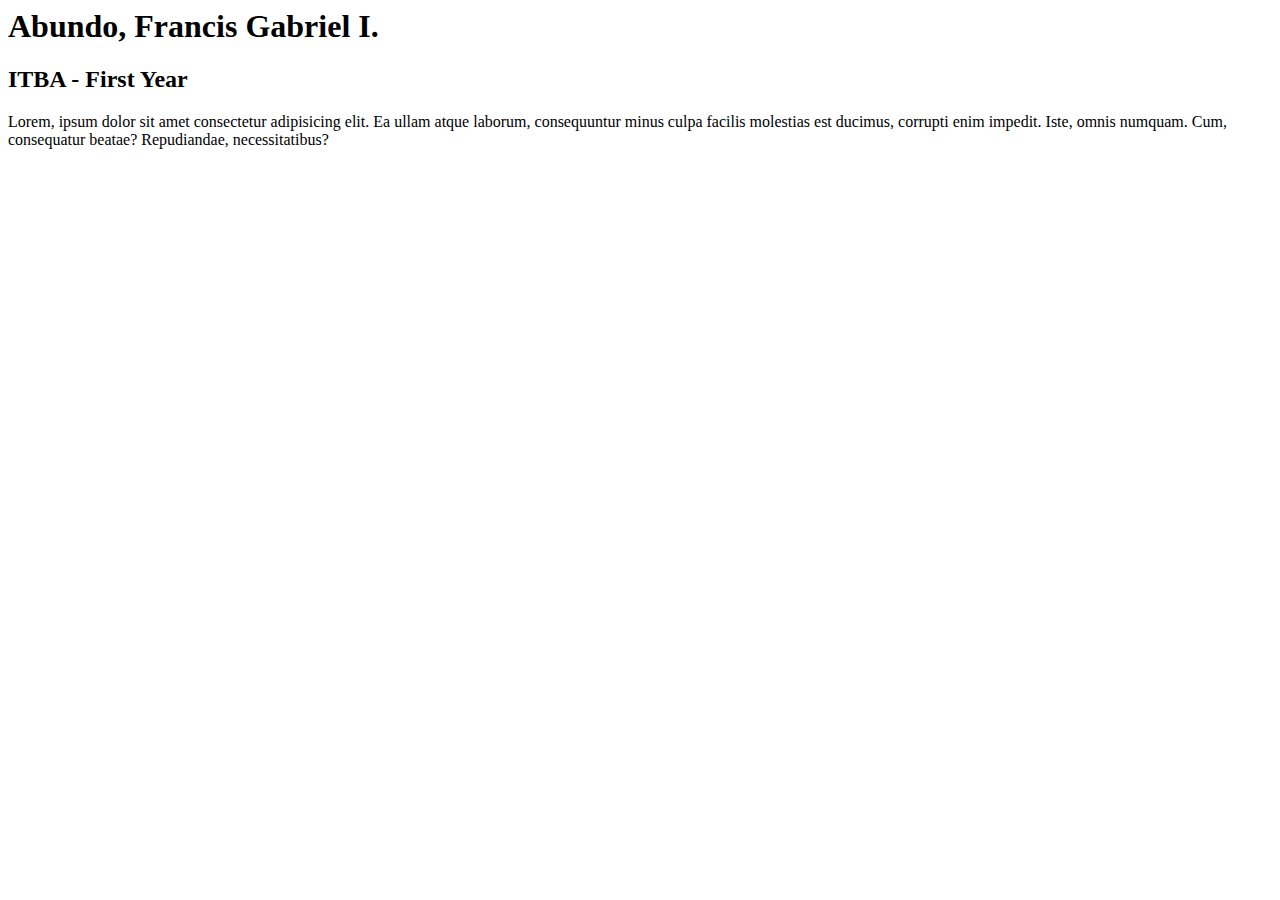
<file: index.html>
<html lang="en">
<head>
    <meta charset="UTF-8">
    <meta name="viewport" content="width=device-width, initial-scale=1.0">
    <title>IT0043 - TB02</title>
</head>
<body>
    <h1>Abundo, Francis Gabriel I.</h1>
    <h2>ITBA - First Year</h2>
    <p>Lorem, ipsum dolor sit amet consectetur adipisicing elit. Ea ullam atque 
        laborum, consequuntur minus culpa facilis molestias est ducimus, corrupti enim impedit. Iste, omnis numquam. Cum, consequatur beatae? Repudiandae, necessitatibus?</p>
</body>
</html>
</file>
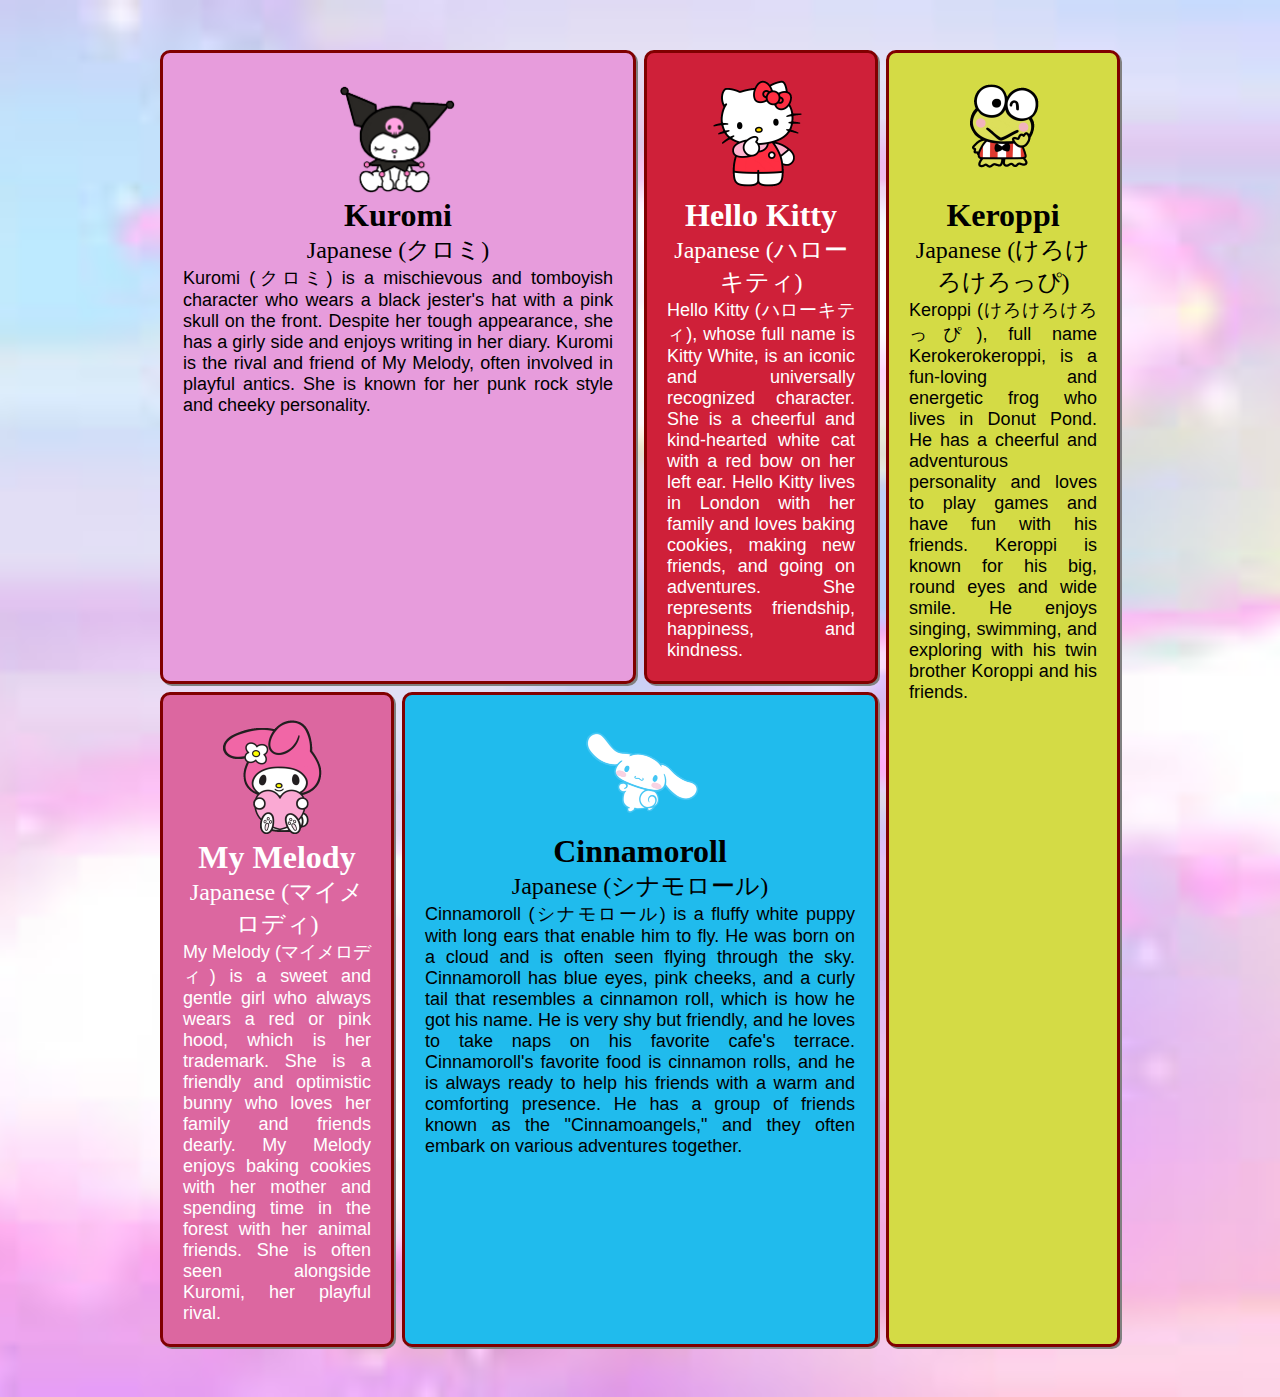
<file: abundo_bustos_tsa6.html>
<!DOCTYPE html>
<html lang="en">
    
<head>
    <meta charset="UTF-8">
    <meta name="viewport" content="width=device-width, initial-scale=1.0">
    <title>Sanrio Characters</title>
    <link rel="stylesheet" href="t6.css">
</head>

<body>
    
    <div class="container">
        
        <div class="character" id="kuromi">
            <div class="details">
                <img src="kuromi.gif" alt="Kuromi">
                <div class="name-race">
                    <p class="name">Kuromi </p>
                    <p class="race">Japanese (クロミ)</p>
                </div>
            </div>
            <p class="desc">Kuromi (クロミ) is a mischievous and tomboyish character who wears a black jester's hat with a
                pink skull on
                the
                front. Despite her tough appearance, she has a girly side and enjoys writing in her diary. Kuromi is the
                rival and friend of My Melody, often involved in playful antics. She is known for her punk rock style
                and
                cheeky personality.</p>
        </div>

        <div class="character" id="hellokitty">
            <div class="details">
                <img src="hellokitty.gif" alt="Hello Kitty">
                <div class="name/race">
                    <p class="name">Hello Kitty </p>
                    <p class="race">Japanese (ハローキティ)</p>
                </div>
            </div>
            <p class="desc">Hello Kitty (ハローキティ), whose full name is Kitty White, is an iconic and universally
                recognized character.
                She is a
                cheerful and kind-hearted white cat with a red bow on her left ear. Hello Kitty lives in London with her
                family
                and loves baking cookies, making new friends, and going on adventures. She represents friendship,
                happiness, and
                kindness.</p>
        </div>

        <div class="character" id="mymelody">
            <div class="details">
                <img src="mymelody.gif" alt="My Melody">
                <div class="name/race">
                    <p class="name">My Melody </p>
                    <p class="race">Japanese (マイメロディ)</p>
                </div>
            </div>
            <p class="desc">My Melody (マイメロディ) is a sweet and gentle girl who always wears a red or pink hood, which is
                her
                trademark. She is
                a friendly and optimistic bunny who loves her family and friends dearly. My Melody enjoys baking cookies
                with
                her mother and spending time in the forest with her animal friends. She is often seen alongside Kuromi,
                her
                playful rival.</p>
        </div>

        <div class="character" id="keroppi">
            <div class="details">
                <img src="keroppi.gif" alt="Keroppi">
                <div class="name/race">
                    <p class="name">Keroppi </p>
                    <p class="race">Japanese (けろけろけろっぴ)</p>
                </div>
            </div>
            <p class="desc">Keroppi (けろけろけろっぴ), full name Kerokerokeroppi, is a fun-loving and energetic frog who lives
                in Donut
                Pond. He has
                a cheerful and adventurous personality and loves to play games and have fun with his friends. Keroppi is
                known
                for his big, round eyes and wide smile. He enjoys singing, swimming, and exploring with his twin brother
                Koroppi
                and his friends.</p>
        </div>

        <div class="character" id="cinnamoroll">
            <div class="details">
                <img src="cinna.gif" alt="cinnamoroll">
                <div class="name/race">
                    <p class="name">Cinnamoroll </p>
                    <p class="race">Japanese (シナモロール)</p>
                </div>
            </div>
            <p class="desc">Cinnamoroll (シナモロール) is a fluffy white puppy with long ears that enable him to fly. He was
                born on a
                cloud and is often seen flying through the sky. Cinnamoroll has blue eyes, pink cheeks, and a curly tail
                that resembles a cinnamon roll, which is how he got his name. He is very shy but friendly, and he loves
                to take naps on his favorite cafe's terrace. Cinnamoroll's favorite food is cinnamon rolls, and he is
                always ready to help his friends with a warm and comforting presence. He has a group of friends known as
                the "Cinnamoangels," and they often embark on various adventures together.



        </div>
</body>

</html>
</file>
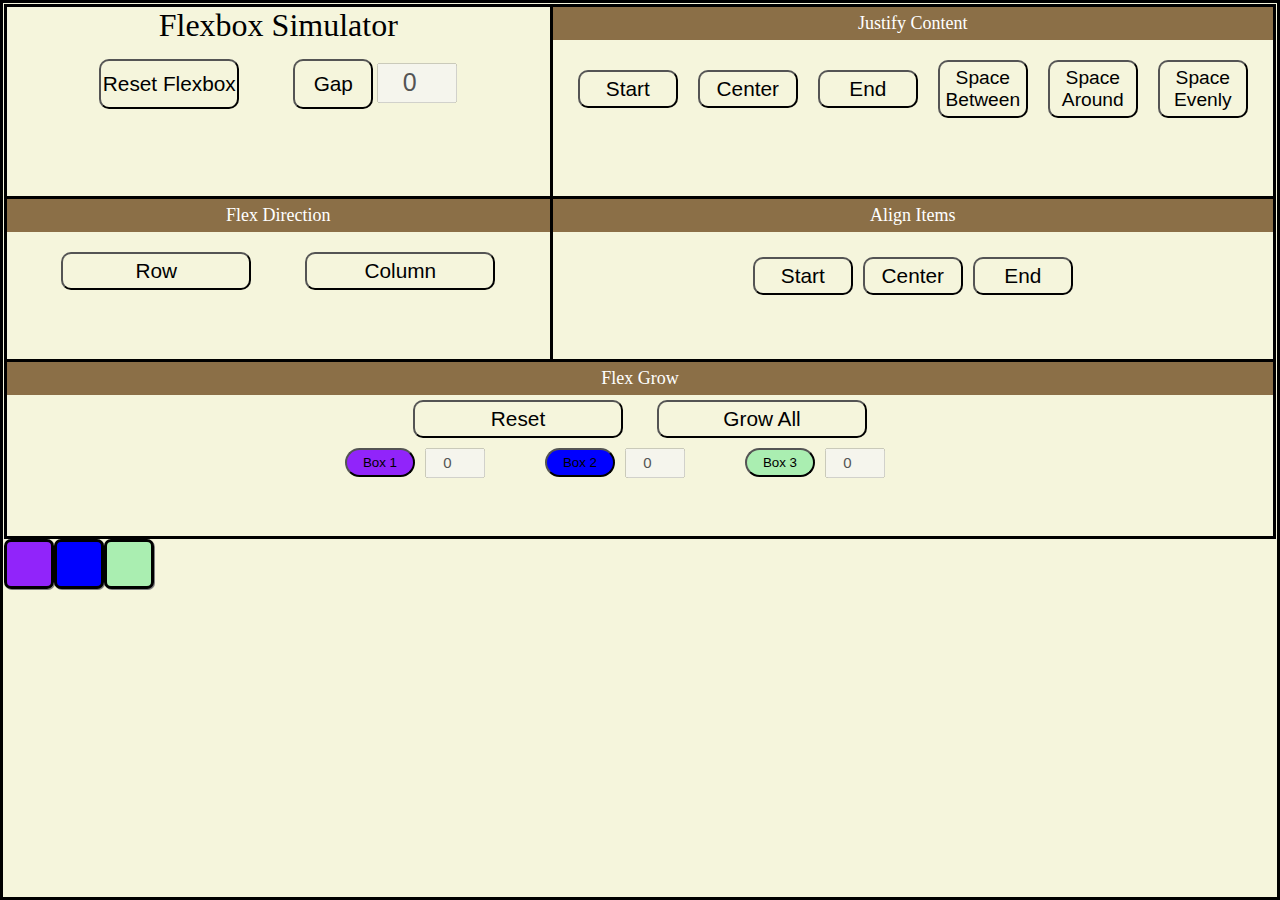
<file: abundo_francisco_tsa8.html>
<html lang="en">

<head>
    <meta charset="UTF-8">
    <meta name="viewport" content="width=device-width, initial-scale=1.0">
    <title>Document</title>
    <link rel="stylesheet" href="flexbox.css">
</head>

<body>
    <div class="main-container">

        <div class="box-control">

            <div class="flexgap">
                <div class="flextitle">
                    <p class="ftitle">Flexbox Simulator</p>
                </div>

                <div class="reset-box">
                    <button class="reset-flexbox" onclick="resetflexbox()">Reset Flexbox</button>

                    <button class="gap-button" onclick="GapButton()">Gap</button>
                    <input type="number" name="" id="gap-counter" value="0" disabled>
                </div>


            </div>
            <div class="flex-direction">
                <p class="desc">Flex Direction</p>
                <div class="direction">
                    <button class="row" onclick="Row()">Row</button>
                    <button class="column" onclick="Column()">Column</button>
                </div>
            </div>

            <div class="justify-content">
                <p class="desc">Justify Content</p>
                <div class="justifycontent">
                    <button class="start1" onclick="justifystart()">Start</button>
                    <button class="center1" onclick="justifycenter()">Center</button>
                    <button class="end1" onclick="justifyend()">End</button>
                    <button class="spacebetween" onclick="justifybetween()">Space Between</button>
                    <button class="spacearound" onclick="justifyaround()">Space Around</button>
                    <button class="spaceevenly" onclick="justifyevenly()">Space Evenly</button>
                </div>
            </div>
            <div class="align-items">
                <p class="desc">Align Items</p>
                <div class="alignitems">
                    <button class="start2" onclick="alignstart()">Start</button>
                    <button class="center2" onclick="aligncenter()">Center</button>
                    <button class="end2" onclick="alignend()">End</button>
                </div>
            </div>
            <div class="flex-grow">
                <p class="desc">Flex Grow</p>
                <div class="flexgrow">
                    <button class="reset" onclick="growreset()">Reset</button>
                    <button class="grow" onclick="growall()">Grow All</button>
                </div>
                <div class="flexgrow-boxes">
                    <button class="one" onclick="box1()">Box 1</button>
                    <input type="number" name="" id="growcounter1" value="0" disabled>
                    <button class="two" onclick="box2()">Box 2</button>
                    <input type="number" name="" id="growcounter2" value="0" disabled>
                    <button class="three" onclick="box3()">Box 3</button>
                    <input type="number" name="" id="growcounter3" value="0" disabled>
                </div>

            </div>
        </div>

        <div class="flex-display">
            <div class="box" id="box-one"></div>
            <div class="box" id="box-two"></div>
            <div class="box" id="box-three"></div>
        </div>

    </div>
    <script src="flexbox.js"></script>
</body>

</html>
</file>
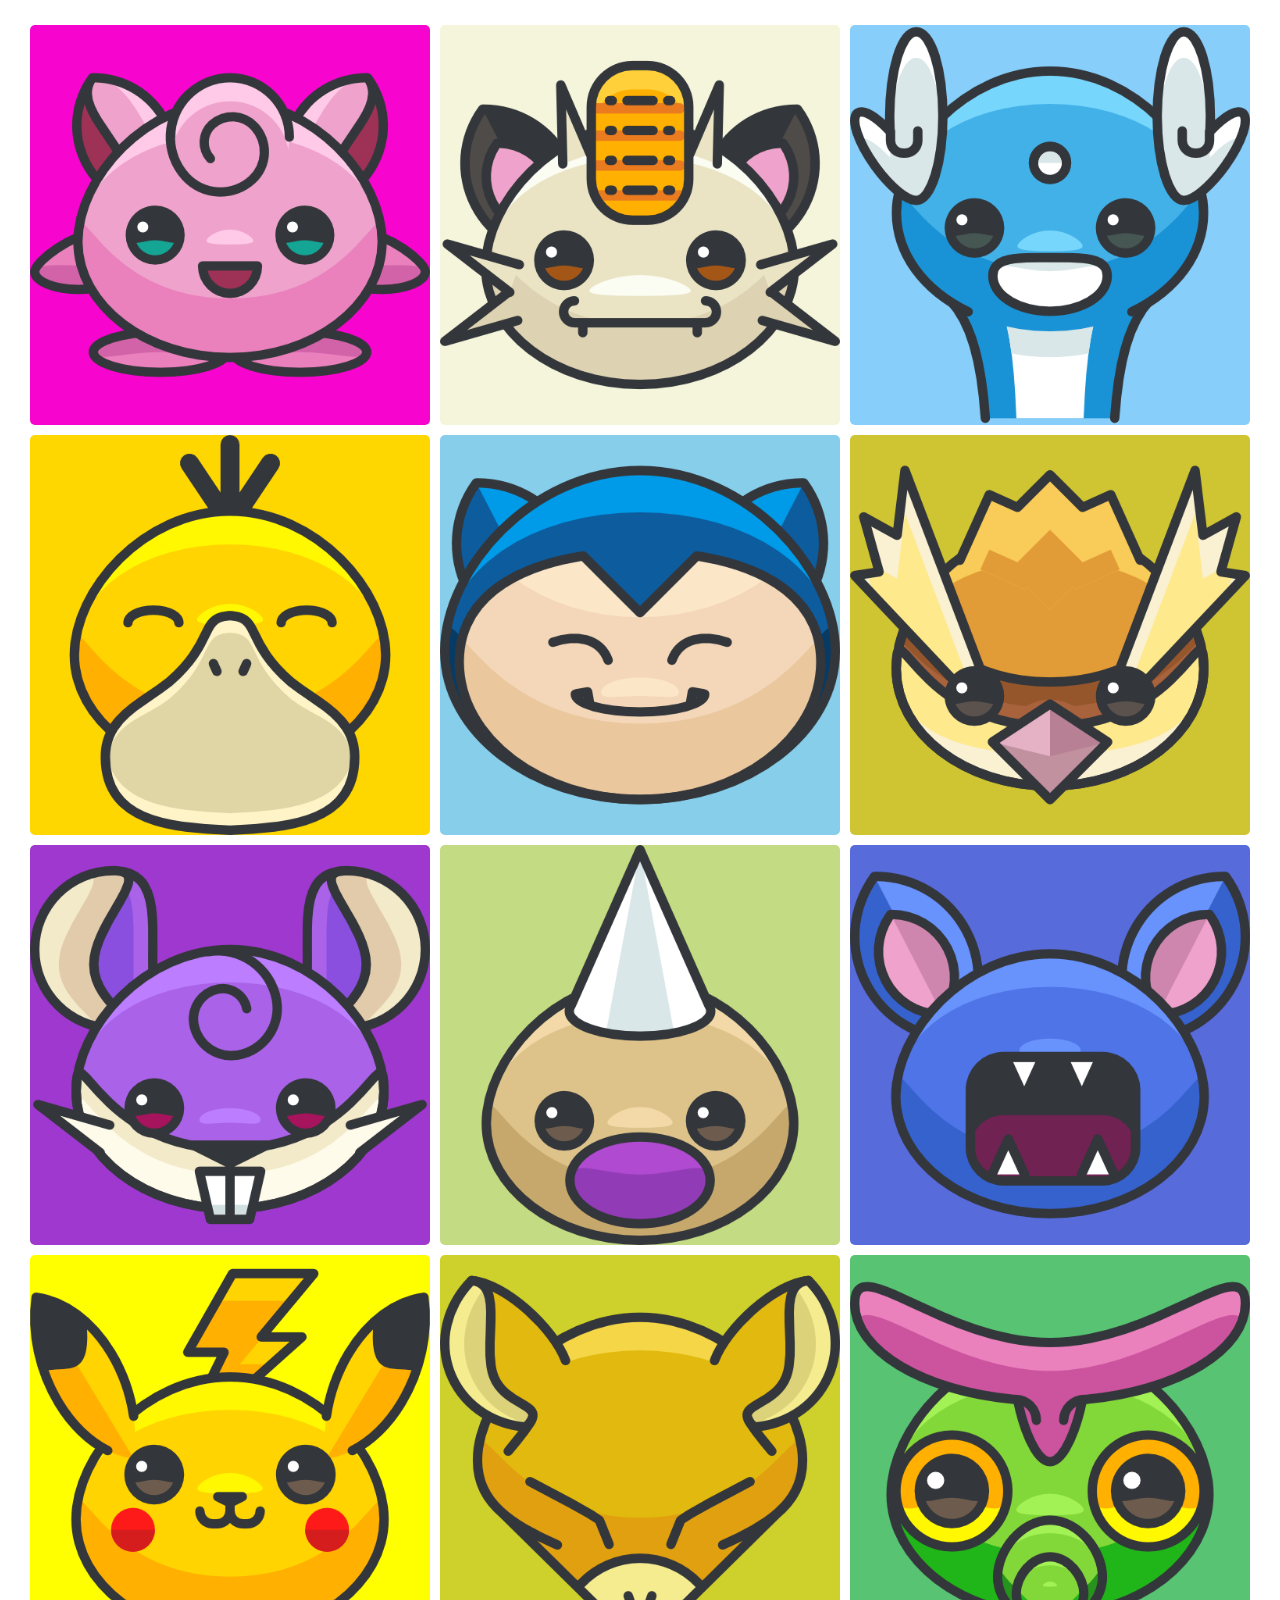
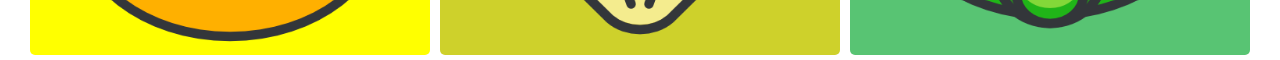
<file: abundo_mpe.html>
<html lang="en">

<head>
    <meta charset="UTF-8">
    <meta name="viewport" content="width=device-width, initial-scale=1.0">
    <title>Midterm Practical Exam</title>
    <link rel="stylesheet" href="midterm.css">
</head>

<body>

    <div class="container">

        <div class="box" id="jigglypuff">
            <img src="jigglypuff.png" id="icon">
            <p>JIGGLYPUFF</p>
            <img src="images-removebg-preview (1).png" id="poke">
        </div>


        <div class="box" id="meowth">
            <img src="meowth.png" id="icon">
            <p>MEOWTH</p>
            <img src="images-removebg-preview (1).png" id="poke">

        </div>


        <div class="box" id="dratini">
            <img src="dratini.png" id="icon">
            <p>DRATINI</p>
            <img src="images-removebg-preview (1).png" id="poke">

        </div>


        <div class="box" id="psyduck">
            <img src="psyduck.png" id="icon">
            <p>PSYDUCK</p>
            <img src="images-removebg-preview (1).png" id="poke">

        </div>


        <div class="box" id="snorlax">
            <img src="snorlax.png" id="icon">
            <p>SNORLAX</p>
            <img src="images-removebg-preview (1).png" id="poke">
        </div>

        <div class="box" id="pidgey">
            <img src="pidgey.png" id="icon">
            <p>PIDGEY</p>
            <img src="images-removebg-preview (1).png" id="poke">

        </div>

        <div class="box" id="rattata">
            <img src="rattata.png" id="icon">
            <p>RATTATA</p>
            <img src="images-removebg-preview (1).png" id="poke">

        </div>

        <div class="box" id="weedle">
            <img src="weedle.png" id="icon">
            <p>WEEDLE</p>
            <img src="images-removebg-preview (1).png" id="poke">

        </div>

        <div class="box" id="zubat">
            <img src="zubat.png" id="icon">
            <p>ZUBAT</p>
            <img src="images-removebg-preview (1).png" id="poke">

        </div>

        <div class="box" id="pikachu">
            <img src="pikachu.png" id="icon">
            <p>PIKACHU</p>
            <img src="images-removebg-preview (1).png" id="poke">

        </div>

        <div class="box" id="abra">
            <img src="abra.png" id="icon">
            <p>ABRA</p>
            <img src="images-removebg-preview (1).png" id="poke">

        </div>

        <div class="box" id="caterpie">
            <img src="caterpie.png" id="icon">
            <p>CATERPIE</p>
            <img src="images-removebg-preview (1).png" id="poke">

        </div>
    </div>
</body>

</html>
</file>
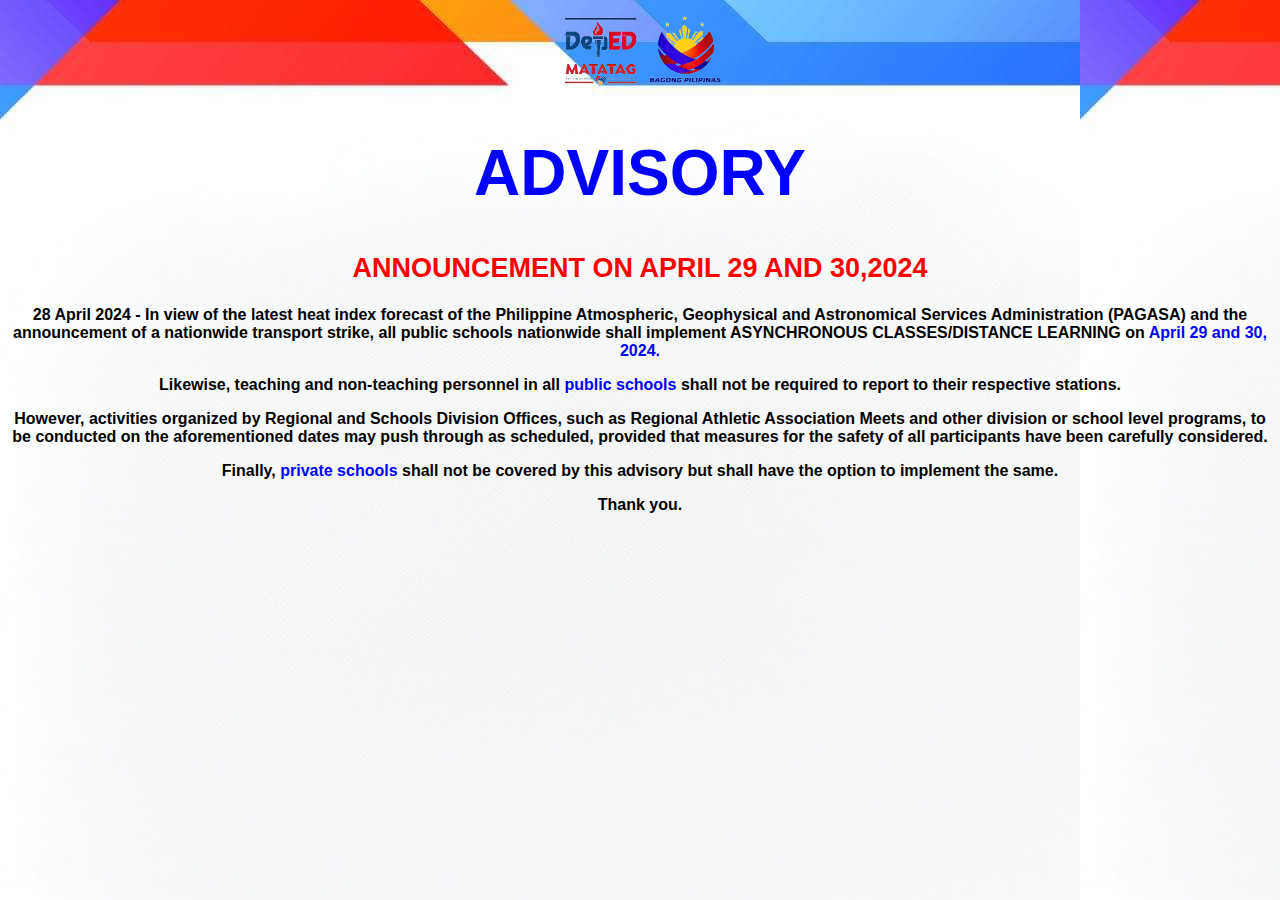
<file: abundo_tsa2.html>
<html lang="en">

<head>
    <meta charset="UTF-8">
    <meta name="viewport" content="width=device-width, initial-scale=1.0">
    <title>Abundo_TSA2</title>
</head>

<body background="./e2355917-54e5-40b3-b21f-c510fef35990.jpg">
  
    <font face="arial">
        <center>
            <img src="deped_logo-removebg-preview.png" alt="" height="85px"> 
            <font color="blue" size="6">
            <h1>ADVISORY</h1></font>
            <font color="red" size="4">
            <h2>ANNOUNCEMENT ON APRIL 29 AND 30,2024</h2>
        </font>
        <font size="3">
            <b>
            <p>28 April 2024 - In view of the latest heat index forecast of the Philippine Atmospheric, Geophysical and
                Astronomical Services Administration (PAGASA) and the announcement of a nationwide transport strike, all
                public schools nationwide shall implement ASYNCHRONOUS CLASSES/DISTANCE LEARNING on <font color="blue"> April 29 and 30,
                2024.</font></p>
            <p>Likewise, teaching and non-teaching personnel in all <font color="blue"> public schools </font> shall not be required to report to
                their respective stations.
            </p>
            <p>
                However, activities organized by Regional and Schools Division Offices, such as Regional Athletic
                Association Meets and other division or school level programs, to be conducted on the aforementioned
                dates may push through as scheduled, provided that measures for the safety of all participants have been
                carefully considered.</p>
            <p>Finally, <font color="blue"> private schools </font> shall not be covered by this advisory but shall have the option to implement the
                same.
            </p>
            <p>Thank you.</p>
        </b>
        </center>
    </font>
</body>
</html>
</file>
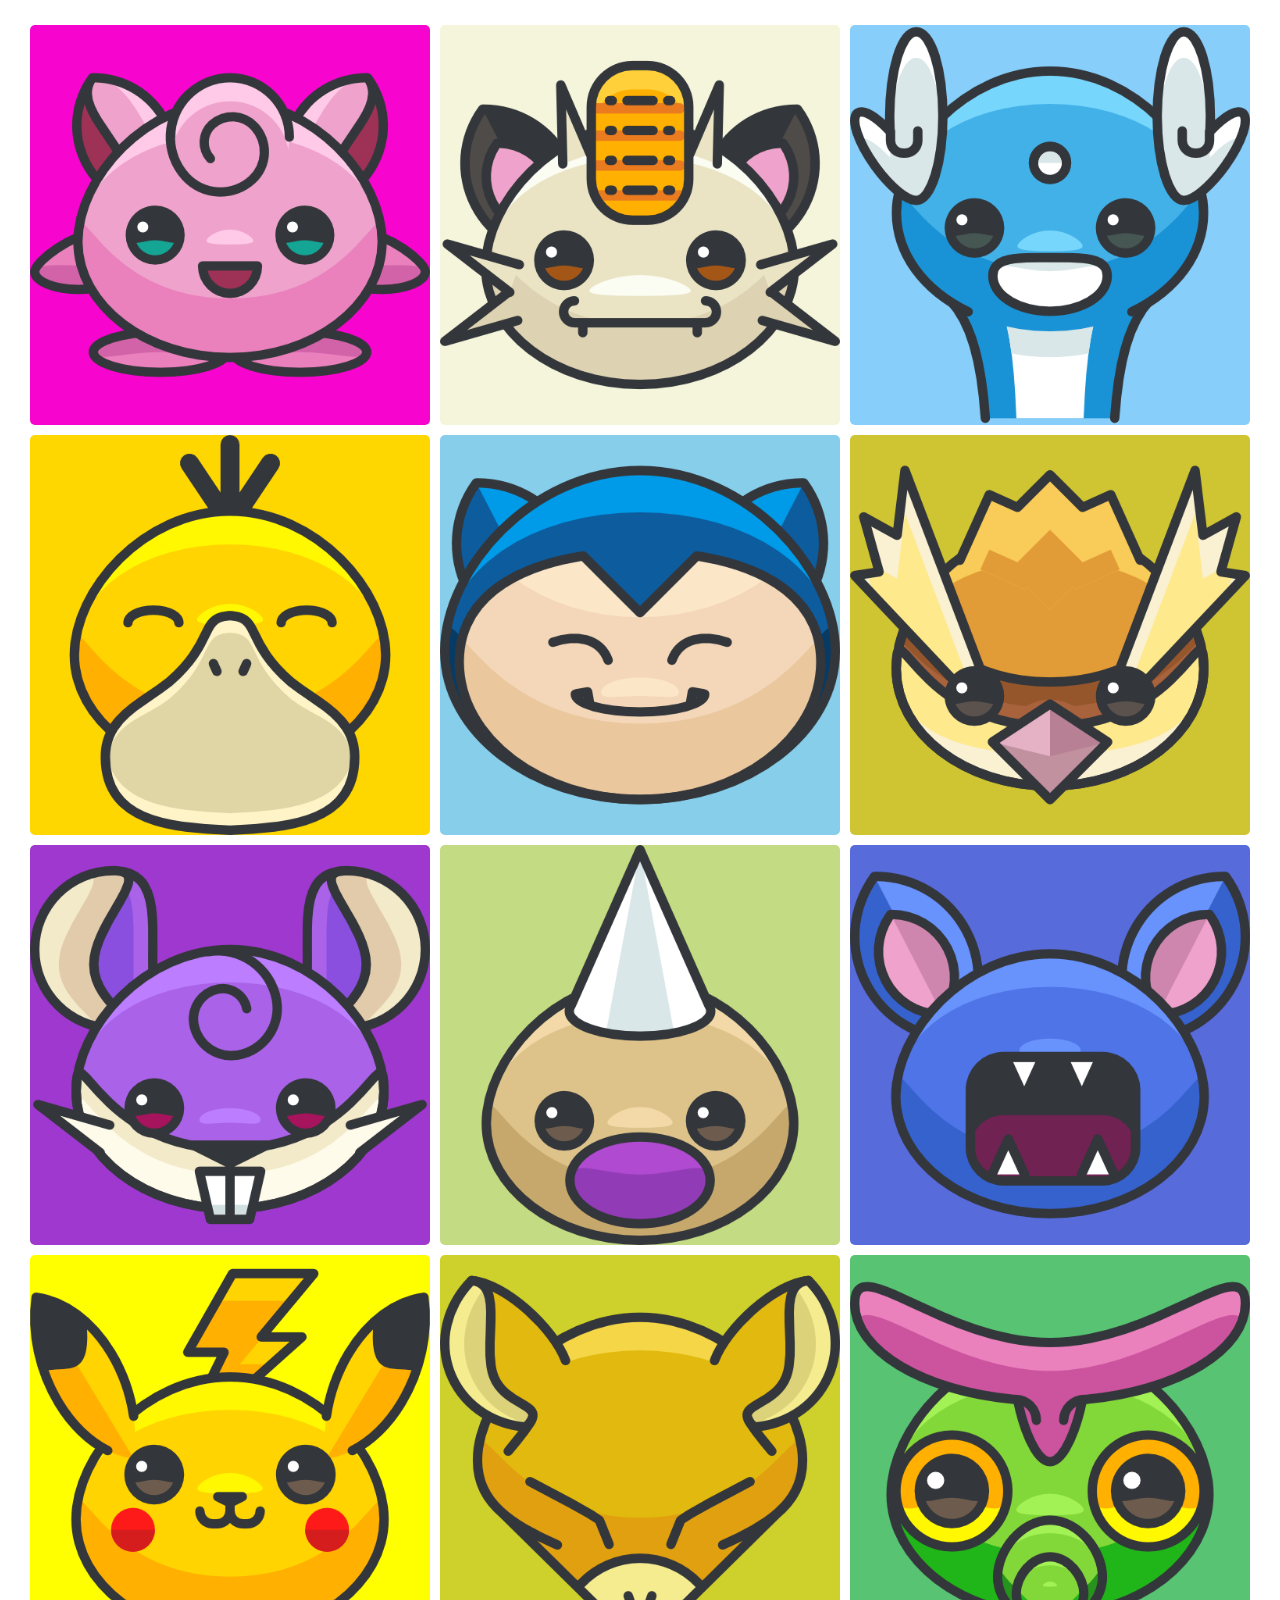
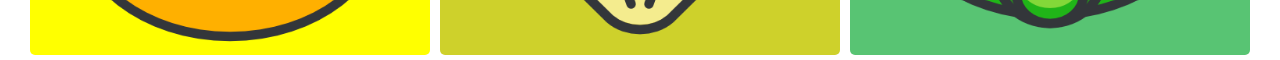
<file: midterm.html>
<html lang="en">

<head>
    <meta charset="UTF-8">
    <meta name="viewport" content="width=device-width, initial-scale=1.0">
    <title>Midterm Practical Exam</title>
    <link rel="stylesheet" href="midterm.css">
</head>

<body>

    <div class="container">

        <div class="box" id="jigglypuff">
            <img src="jigglypuff.png" id="icon">
            <p>JIGGLYPUFF</p>
            <img src="images-removebg-preview (1).png" id="poke">
        </div>


        <div class="box" id="meowth">
            <img src="meowth.png" id="icon">
            <p>MEOWTH</p>
            <img src="images-removebg-preview (1).png" id="poke">

        </div>


        <div class="box" id="dratini">
            <img src="dratini.png" id="icon">
            <p>DRATINI</p>
            <img src="images-removebg-preview (1).png" id="poke">

        </div>


        <div class="box" id="psyduck">
            <img src="psyduck.png" id="icon">
            <p>PSYDUCK</p>
            <img src="images-removebg-preview (1).png" id="poke">

        </div>


        <div class="box" id="snorlax">
            <img src="snorlax.png" id="icon">
            <p>SNORLAX</p>
            <img src="images-removebg-preview (1).png" id="poke">
        </div>

        <div class="box" id="pidgey">
            <img src="pidgey.png" id="icon">
            <p>PIDGEY</p>
            <img src="images-removebg-preview (1).png" id="poke">

        </div>

        <div class="box" id="rattata">
            <img src="rattata.png" id="icon">
            <p>RATTATA</p>
            <img src="images-removebg-preview (1).png" id="poke">

        </div>

        <div class="box" id="weedle">
            <img src="weedle.png" id="icon">
            <p>WEEDLE</p>
            <img src="images-removebg-preview (1).png" id="poke">

        </div>

        <div class="box" id="zubat">
            <img src="zubat.png" id="icon">
            <p>ZUBAT</p>
            <img src="images-removebg-preview (1).png" id="poke">

        </div>

        <div class="box" id="pikachu">
            <img src="pikachu.png" id="icon">
            <p>PIKACHU</p>
            <img src="images-removebg-preview (1).png" id="poke">

        </div>

        <div class="box" id="abra">
            <img src="abra.png" id="icon">
            <p>ABRA</p>
            <img src="images-removebg-preview (1).png" id="poke">

        </div>

        <div class="box" id="caterpie">
            <img src="caterpie.png" id="icon">
            <p>CATERPIE</p>
            <img src="images-removebg-preview (1).png" id="poke">

        </div>
    </div>
</body>

</html>
</file>
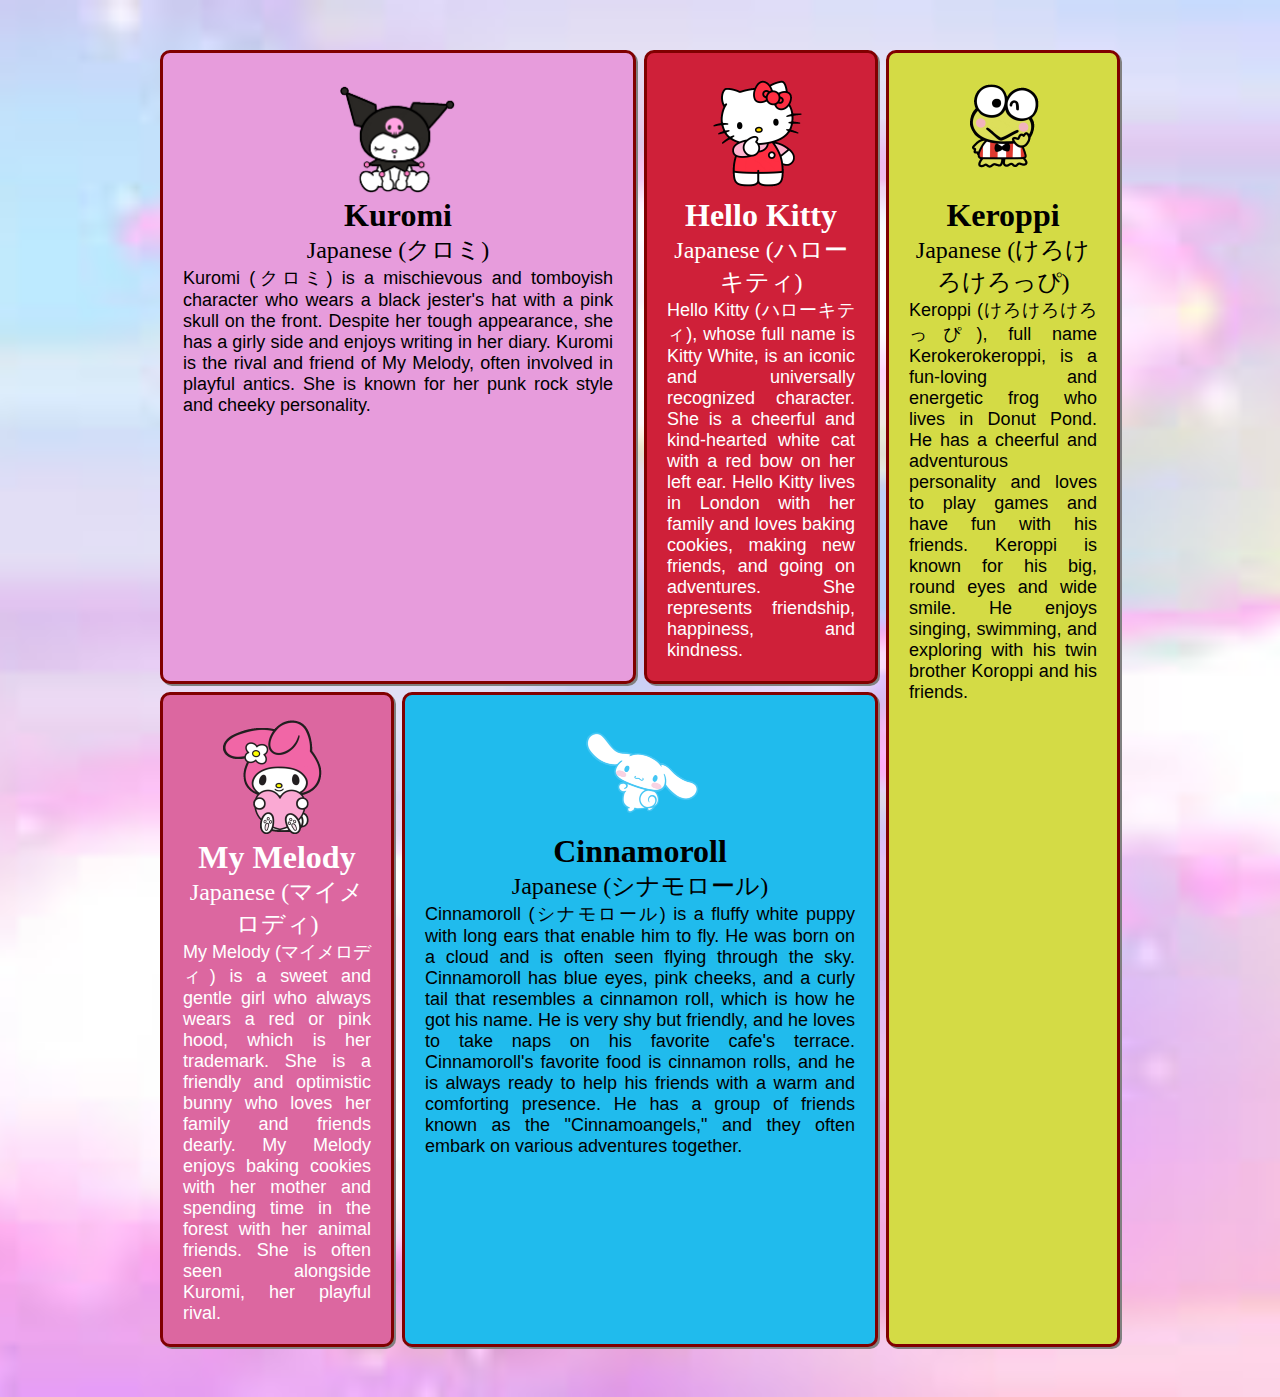
<file: sanrio.html>
<!DOCTYPE html>
<html lang="en">

<head>
    <meta charset="UTF-8">
    <meta name="viewport" content="width=device-width, initial-scale=1.0">
    <title>Sanrio Characters</title>
    <link rel="stylesheet" href="t6.css">
</head>

<body>
    <div class="container">

        <div class="character" id="kuromi">
            <div class="details">
                <img src="kuromi.gif" alt="Kuromi">
                <div class="name-race">
                    <p class="name">Kuromi </p>
                    <p class="race">Japanese (クロミ)</p>
                </div>
            </div>
            <p class="desc">Kuromi (クロミ) is a mischievous and tomboyish character who wears a black jester's hat with a
                pink skull on
                the
                front. Despite her tough appearance, she has a girly side and enjoys writing in her diary. Kuromi is the
                rival and friend of My Melody, often involved in playful antics. She is known for her punk rock style
                and
                cheeky personality.</p>
        </div>

        <div class="character" id="hellokitty">
            <div class="details">
                <img src="hellokitty.gif" alt="Hello Kitty">
                <div class="name/race">
                    <p class="name">Hello Kitty </p>
                    <p class="race">Japanese (ハローキティ)</p>
                </div>
            </div>
            <p class="desc">Hello Kitty (ハローキティ), whose full name is Kitty White, is an iconic and universally
                recognized character.
                She is a
                cheerful and kind-hearted white cat with a red bow on her left ear. Hello Kitty lives in London with her
                family
                and loves baking cookies, making new friends, and going on adventures. She represents friendship,
                happiness, and
                kindness.</p>
        </div>

        <div class="character" id="mymelody">
            <div class="details">
                <img src="mymelody.gif" alt="My Melody">
                <div class="name/race">
                    <p class="name">My Melody </p>
                    <p class="race">Japanese (マイメロディ)</p>
                </div>
            </div>
            <p class="desc">My Melody (マイメロディ) is a sweet and gentle girl who always wears a red or pink hood, which is
                her
                trademark. She is
                a friendly and optimistic bunny who loves her family and friends dearly. My Melody enjoys baking cookies
                with
                her mother and spending time in the forest with her animal friends. She is often seen alongside Kuromi,
                her
                playful rival.</p>
        </div>

        <div class="character" id="keroppi">
            <div class="details">
                <img src="keroppi.gif" alt="Keroppi">
                <div class="name/race">
                    <p class="name">Keroppi </p>
                    <p class="race">Japanese (けろけろけろっぴ)</p>
                </div>
            </div>
            <p class="desc">Keroppi (けろけろけろっぴ), full name Kerokerokeroppi, is a fun-loving and energetic frog who lives
                in Donut
                Pond. He has
                a cheerful and adventurous personality and loves to play games and have fun with his friends. Keroppi is
                known
                for his big, round eyes and wide smile. He enjoys singing, swimming, and exploring with his twin brother
                Koroppi
                and his friends.</p>
        </div>

        <div class="character" id="cinnamoroll">
            <div class="details">
                <img src="cinna.gif" alt="cinnamoroll">
                <div class="name/race">
                    <p class="name">Cinnamoroll </p>
                    <p class="race">Japanese (シナモロール)</p>
                </div>
            </div>
            <p class="desc">Cinnamoroll (シナモロール) is a fluffy white puppy with long ears that enable him to fly. He was
                born on a
                cloud and is often seen flying through the sky. Cinnamoroll has blue eyes, pink cheeks, and a curly tail
                that resembles a cinnamon roll, which is how he got his name. He is very shy but friendly, and he loves
                to take naps on his favorite cafe's terrace. Cinnamoroll's favorite food is cinnamon rolls, and he is
                always ready to help his friends with a warm and comforting presence. He has a group of friends known as
                the "Cinnamoangels," and they often embark on various adventures together.



        </div>
</body>

</html>
</file>
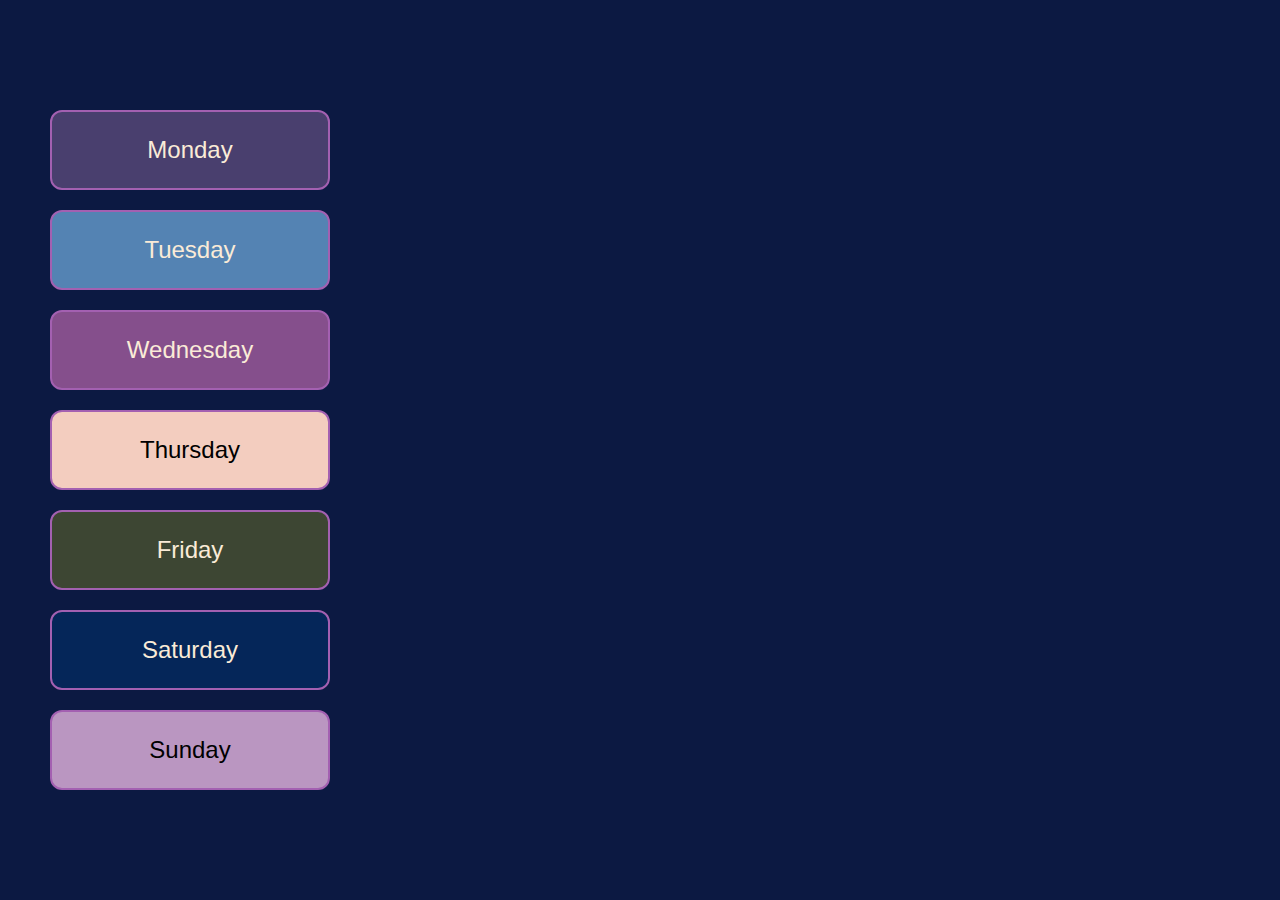
<file: tsa2.html>
<html lang="en">
<head>
    <meta charset="UTF-8">
    <meta name="viewport" content="width=device-width, initial-scale=1.0">
    <title>Document</title>
    <link rel="stylesheet" href="tsa2.css">
</head>
<body>
    <div class="container">        
        <button data-day="Monday" onclick="animate_box('Monday')">Monday</button>        
        <button data-day="Tuesday" onclick="animate_box('Tuesday')">Tuesday</button>        
        <button data-day="Wednesday" onclick="animate_box('Wednesday')">Wednesday</button>
        <button data-day="Thursday" onclick="animate_box('Thursday')">Thursday</button>        
        <button data-day="Friday" onclick="animate_box('Friday')">Friday</button>        
        <button data-day="Saturday" onclick="animate_box('Saturday')">Saturday</button>        
        <button data-day="Sunday" onclick="animate_box('Sunday')">Sunday</button>    
    </div>    
        <div class="box1"></div>    
        <div class="box2"></div>
</body>
<script src="tsa2.js"></script>
</html>
</file>
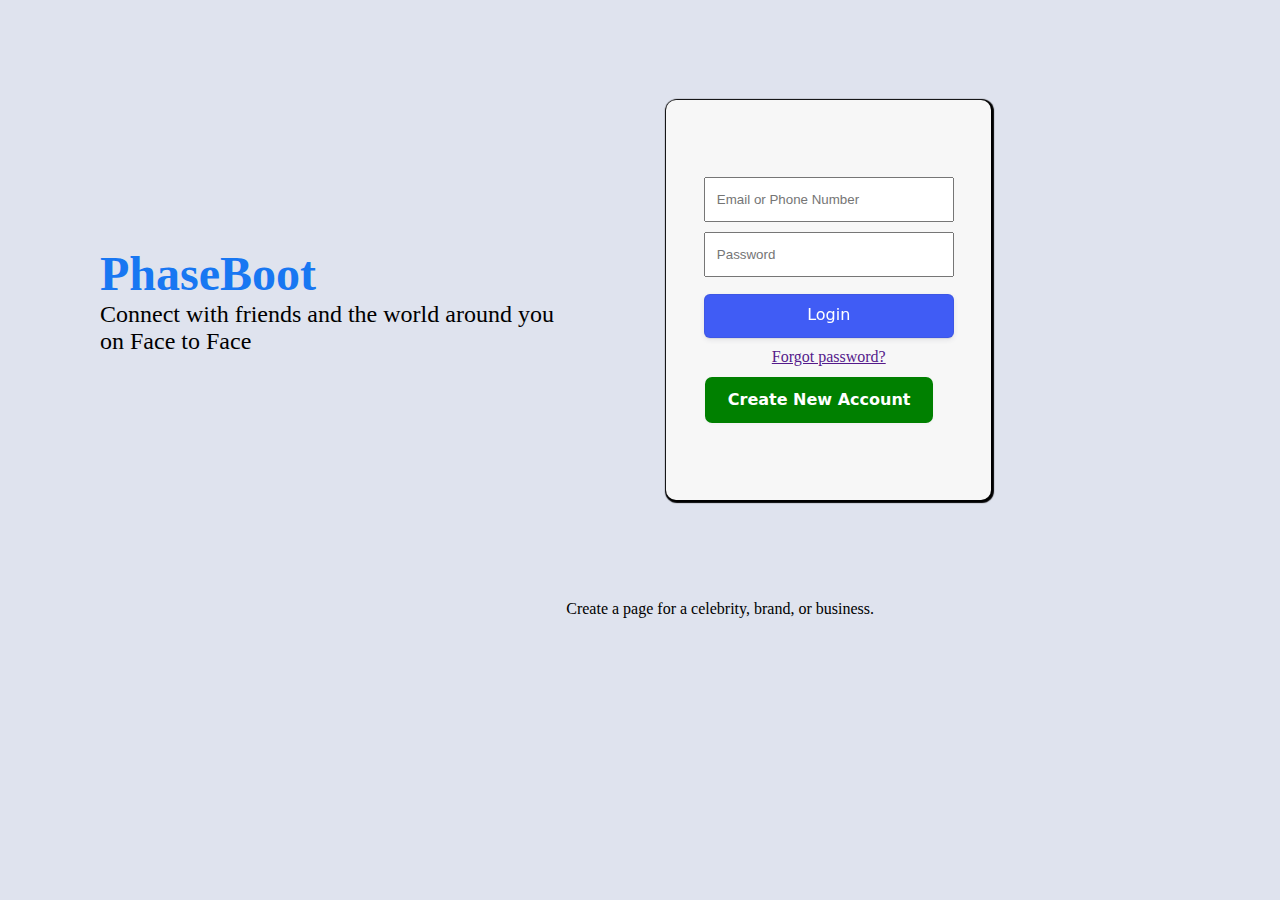
<file: Abundo/facebook.html>
<html lang="en">
<head>
    <meta charset="UTF-8">
    <meta name="viewport" content="width=device-width, initial-scale=1.0">
    <title>Face to Face</title>
    <link rel="stylesheet" href="styles.css">
</head>
<body>
    <div class="container">
    <div class="logo">
        <h1 class="facebook">PhaseBoot</h1>
        <p>Connect with friends and the world around you on Face to Face      </p>
    </div>

    <div class="details">
        <form>
        <div class="email"><input type="text" id="email" email="Email or Phone number" placeholder="   Email or Phone Number"></div>
        <div class="password"><input type="text" id="password" password="Password" placeholder="   Password" ></div>
        <div class="submit"><button type="submit" class="button">Login</button></div>
        <div class="forgot"><a href="" target="blank" class="forgot">Forgot password?</a></div>
        <div class="create1"><a href="" target="blank" class="create2">Create New Account</a></div>
    
</form>

    </div>
    <div class="footer"></div>
    <div class="note">Create a page for a celebrity, brand, or business.</div>


</div>
</body>
</html>
</file>
<file: t6.css>
* {
    padding: 0;
    margin: 0;
    box-sizing: border-box;
}

body {
    background-image: url(sanriobg.jpg);
    background-position: center;
    background-repeat: no-repeat;
    background-size: cover;
}

.container {
    width: 75vw;
    height: auto;
    margin: 50px auto;
    display: grid;
    gap: 8px;
    grid-template-columns: repeat(4, 1fr);
}

.character {

    display: flex;
    border: 3px solid maroon;
    box-shadow: 2px 2px grey;
    padding: 20px;
    text-align: center;
    border-radius: 10px;
    flex-direction: column;
}

.details {
    text-align: center;
    font-family: Arial, Helvetica, sans-serif;
}

img {
    width: 120px;
}

img:hover {
    transform: rotate(360deg);
    transition: 1s;
}

.desc {
    font-family: 'Gill Sans', 'Gill Sans MT', Calibri, 'Trebuchet MS', sans-serif;
    text-align: justify;
    font-size: 18px;
}

.name {
font-family: Cambria, Cochin, Georgia, Times, 'Times New Roman', serif;
    font-size: 32px;
    font-weight: 700;
}

.race {
    font-family: Cambria, Cochin, Georgia, Times, 'Times New Roman', serif;

    font-size: 24px;
}

#kuromi {
    background-color: #e79cdc;
    grid-column: 1/3;
    grid-row: 1/3;
}

#hellokitty {
    background-color: #CF2039;
    color: white;
    grid-column: 3/3;
    grid-row: 1/3;
}

#mymelody {
    background-color: #DC67A0;
    color: white;
    grid-column: 1/2;
    grid-row: 3/5;
}

#keroppi {
    background-color: #D4DB45;
    grid-column: 4/5;
    grid-row: 1/5;
}

#cinnamoroll {
    background-color: #20BBED;
    grid-column: 2/4;
    grid-row: 3/5;
}

@media (max-width:1150px) {
    .container {
        grid-template-columns: 1fr;
    }

    #kuromi {
        grid-column: 1/2;
        grid-row: auto;
    }

    #hellokitty {
        grid-column: 1/3;
        grid-row: auto;

    }

    #mymelody {
        grid-column: 1/2;
        grid-row: auto;
    }

    #keroppi {
        grid-column: 1/2;
        grid-row: auto;
    }

    #cinnamoroll {
        grid-column: 1/2;
        grid-row: auto;
    }
}
</file>
<file: flexbox.css>
* {
    margin: 0;
    padding: 0;
    box-sizing: border-box;
}

body {
    background-color: beige;
}

.main-container {
    height: 100vh;
    border: 10px 10px black;
    border-style: solid;
    display: flex;
    flex-direction: column;
    background-image: url(https://i.pinimg.com/736x/4b/7d/0a/4b7d0ad9deeeb8fad8f43b12425f6cb9.jpg);
    background-repeat: no-repeat;
    background-size: cover;
    padding: 1px;
}

.box-control {
    height: 60%;
    border-style: solid;
    display: grid;
    grid-template-columns: repeat(7, 1fr);
    background-color: beige;
    text-align: center;
    background-image: url(https://i.pinimg.com/736x/4b/7d/0a/4b7d0ad9deeeb8fad8f43b12425f6cb9.jpg);
    background-repeat: no-repeat;
    background-size: cover;
}

.flexgap {
    grid-column: 1/4;
    display: flex;
    flex-direction: column;
}

.ftitle {
    font-size: 2rem;
    text-align: center;
}

.desc {
    background-color: #8b6f47;
    color: white;
    padding: 4px;
    border: 2px solid #8b6f47;
    text-align: center;
    font-size: 18px;
}

#gap-counter {
    text-align: center;
    font-size: 25px;
    width: 80px;
    height: 40px;
}

.flex-direction {
    grid-column: 1/4;
    grid-row: 2/3;
    border-top: solid;
    border-bottom: solid;
}

.direction {
    margin-top: 20px;
    justify-content: center;
    align-items: center;
}

.justify-content {
    grid-column: 4/8;
    grid-row: 1/2;
    border-left: solid;

}

.justifycontent {
    margin: 15px;
    display: flex;
    flex-direction: row;
    justify-content: center;
    align-items: center;
    gap: 10px;
}

.align-items {
    grid-column: 4/8;
    grid-row: 2/3;
    border-left: solid;
    border-top: solid;
    border-bottom: solid;

}
.alignitems {
    display: flex;
    flex-direction: row;
    margin-top: 20px;
    justify-content: center;
    align-items: center;
}
.flex-grow {
    grid-column: 1/8;
    grid-row: 3/4;
}

.flexgrow-boxes {
    display: flex;
    flex-direction: row;
    justify-content: center;
    align-items: center;
    gap: 10px;
}

.flex-display {
    height: 40%;
    display: flex;
}

.box {
    width: auto;
    height: 5vh;
    padding: 10px;
    font-size: 1.5rem;
}

#box-one,
#box-two,
#box-three {
    width: 50px;
    height: 50px;
    border-radius: 7px;
    border-style: solid;
    border-color: black;
    box-shadow: 1px 1px grey;
    display: flex;
    color: beige;


}

#box-one {
    background-color: rgba(128, 0, 255, 0.856);
    color: black;
}

#box-two {
    background-color: blue;
}

#box-three {
    background-color: rgb(170, 238, 177);
}
.row {
    margin-right: 50px;
}
.row,
.column {
    background-color: beige;
    border-radius: 10px;
    width: 190px;
    padding: 5px;
    font-size: 1.3rem;
}
.reset {
    margin-right: 30px;
}
.justify {
    width: 70px;
    border-radius: 10px;
    padding: 5px;
    margin: 5px;
}

.space {
    width: 90px;
    border-radius: 10px;
    padding: 5px;
    margin: 5px;
}

.align {
    width: 70px;
    border-radius: 10px;
    padding: 5px;
    margin: 5px;
}

.reset,
.grow {
    width: 210px;
    border-radius: 10px;
    padding: 5px;
    margin-top: 5px;
    margin-bottom: 10px;
    background-color: beige;
    font-size: 1.3rem;
}

.one,
.two,
.three {
    width: 70px;
    border-radius: 15px;
    padding: 5px;
}
#growcounter1, #growcounter2, #growcounter3 {
    margin-right: 50px;
}
.one {
    background-color: rgba(128, 0, 255, 0.856);
    color: black;
}

.two {
    background-color: blue;
    color: black;
}

.three {
    background-color: rgb(170, 238, 177);
    color: black;
}

.start1,
.center1,
.end1 {
    background-color: beige;
    border-radius: 10px;
    width: 100px;
    padding: 5px;
    margin: 5px;
    font-size: 1.3rem;
}
.start2, .center2, .end2 {
    background-color: beige;
    border-radius: 10px;
    width: 100px;
    padding: 5px;
    margin: 5px;
    font-size: 1.3rem;
}
.spacebetween,
.spacearound, .spaceevenly {
    background-color: beige;
    border-radius: 10px;
    width: 90px;
    padding: 5px;
    margin: 5px;
    font-size: 1.2rem;
}
.gap-button {
    background-color: beige;
    border-radius: 10px;
    width: 80px;
    height: 50px;
    margin-top: 15px;
    font-size: 1.3rem;
}
.reset-flexbox {
    background-color: beige;
    border-radius: 10px;
    width: 140px;
    height: 50px;
    margin-top: 15px;
    font-size: 1.3rem;
    margin-right: 50px;
}
.flextitle {
    grid-column: 1/3;
}

#growcounter1,
#growcounter2,
#growcounter3 {
    text-align: center;
    font-size: 15px;
    width: 60px;
    height: 30px;
}
</file>
<file: midterm.css>
* {
    margin: 0;
    padding: 0;
    box-sizing: border-box;
}

body {
    justify-content: center;
    background-image: url(https://i.pinimg.com/originals/6e/d9/2a/6ed92a9d205d70a00039029474418332.gif);
    background-size: cover;
    background-repeat: no-repeat;
    background-position: center;
    margin: auto;
    display: flex;
    flex-direction: column;
    align-items: center;
}

.container {
    display: flex;
    flex-wrap: wrap;
    align-items: center;
    justify-content: center;
    width: 100%;
    margin-top: 20px;
}

.box {
    display: flex;
    justify-content: center;
    align-items: center;
    width: 400px;
    height: 400px;
    border-radius: 5px;
    margin: 5px;
    overflow: hidden;
    position: relative;
    transition: transform 0.3s ease;
}

#icon {
    justify-content: center;
    width: 100%;
    height: 100%;
    object-fit: cover;
    transition: opacity 0.3s ease;
}

#poke {
    display: none;
}

#jigglypuff {
    background-color: rgb(247, 5, 206);
}

#meowth {
    background-color: beige;
}

#dratini {
    background-color: lightskyblue;
}

#psyduck {
    background-color: gold;
}

#snorlax {
    background-color: skyblue;
}

#pidgey {
    background-color: rgb(207, 197, 50);
}

#rattata {
    background-color: rgb(158, 56, 206);
}

#weedle {
    background-color: rgb(195, 219, 130);
}

#zubat {
    background-color: rgb(87, 107, 219);
}

#pikachu {
    background-color: yellow;
}

#abra {
    background-color: rgb(206, 209, 43);
}

#caterpie {
    background-color: rgb(88, 196, 115);
}

p {
    margin: auto;
    text-align: center;
    align-self: center;
    font-weight: bold;
    font-style: oblique;
    color: white;
    display: none;
    text-shadow: -1px -1px 0 black,
        1px -1px 0 black,
        -1px 1px 0 black,
        1px 1px 0 black;
    flex-grow: 0.5s;
}

@media (max-width: 1100px) {
    .box {
        transition: 1s;
        width: 90%;
        height: 150px;
        flex-direction: row;
        justify-content: space-around;
        align-items: center;
    }

    .box:hover {

        background-position: center;
        background-image: url(https://i.pinimg.com/originals/71/31/77/713177e7b221e3d2570237268fd19c6e.gif);
        background-size: cover;
        background-repeat: no-repeat;
        background-position: center;
        transition-duration: 0.7s;

        p {
            color: beige;
            border-radius: 10px;
            padding: 8px;
            background-color: rgba(215, 147, 255, 0.568);
        }
    }

    #icon {
        display: inline-block;
        width: 180px;
        padding: 10px;
        flex-direction: row;
        object-fit: cover;
    }

    p {
        display: inline;
    }

    #poke {
        display: inline;
        width: 180px;
        padding: 10px;
        object-fit: cover;
    }
}

@media (max-width: 525px) {
    .box {
        width: 400px;
        height: 400px;
        align-items: center;
        flex-direction: column;
        justify-content: center;
    }

    .box:hover {
        background-position: center;
        background-image: url(https://i.pinimg.com/originals/e6/2d/60/e62d608a95a0797201c543f8f28e33c8.gif);
        transition-duration: 0.7s;
    }

    #icon {
        justify-content: center;
        width: 360px;
        height: 360px;
    }

    p {
        display: inline;
        text-align: center;
        align-self: center;
        width: auto;
        height: auto;
    }

    #poke {
        display: none;
    }
}
</file>
<file: tsa2.css>
* {
    margin: 0;
    padding: 0;
    box-sizing: border-box;
}
body {
    display: flex;
    justify-content: flex-start;
    align-items: center;
    background-color: #0c1942;
    height: 100vh;
    padding: 50px;
}
.container {
    display: flex;
    flex-direction: column;
    gap: 20px;
    margin-right: 50px;
}
button {
    width: 280px;
    height: 80px;
    color: black;
    border: solid rgb(163, 96, 177) 2px;
    cursor: pointer;
    gap: 10px;
    padding: 10px;
    border-radius: 12px;
    font-size: 24px;
}
button:hover {
    transform: scale(1.09);
}

button[data-day="Monday"] {background-color: #493f6e;color: antiquewhite;}
button[data-day="Tuesday"] {background-color: #5483b3;color: antiquewhite;}
button[data-day="Wednesday"] {background-color: #854f8c;color: antiquewhite;}
button[data-day="Thursday"] {background-color: #f3cdbf;}
button[data-day="Friday"] {background-color: #3d4633;color: antiquewhite;}
button[data-day="Saturday"] {background-color: #052659;color: antiquewhite;}
button[data-day="Sunday"] {background-color: #ba96c1;}

.box1, .box2 {
    display: none;
    position: absolute;
    width: 270px;
    height: 270px;
    top: 50%;
    left: 50%;
    transform: translate(-50%, -50%);
    border: 5px solid transparent;
    transition: transform 0.5s ease, background-color 0.5s ease; 
    opacity: 1;
    box-shadow: 10px 10px 20px rgba(0, 0, 0, 0.2);
    border-radius: 15px;
}
.box1 {
    transform: translate(-50%, -50%) scale(1);
}
.box2 {
    transform: translate(-50%, -150%) scale(1);
}
</file>
<file: Abundo/styles.css>
* {
    margin: 0;
    padding: 0;
    box-sizing: border-box;
}
body {
    background-color: #dfe3ee;
}
.container {
    display: grid;
    grid-template-columns: repeat(5, 1fr);
}
.logo {
grid-column:1/4;
grid-row: 3/4;
align-items: center;
justify-content: center;
margin-left: 100px;

p {
    font-size: 24px;
}
}

.details {
    grid-row: 2/5;
    grid-column: 4/5;
    background-color: #f7f7f7;
    display: flex;
    align-items: center;
    align-content: center;
    justify-content: center;
    border-radius: 10px;
    padding: 10px;
    width: 325px;
    height: 400px;
    box-shadow: 1px 1px 1px 2px;
    margin: 100px;
}
.email, .password, .submit, .forgot, .create1 {
    padding: 5px;
    margin: 0;
}




.password {
    align-items: center;
    justify-content: center;
    align-content: center;
    width: 100px;
    height: 50px;
}
.facebook {
    color: #1877F2;
    font-size: 48px; 
    align-items: center;
    justify-content: center;
    position: relative;

}
#email, #password {
height: 45px;
width: 250px;
}
.forgot {
    text-align: center;
}
/* CSS */
.button {
  appearance: button;
  backface-visibility: hidden;
  background-color: #405cf5;
  border-radius: 6px;
  border-width: 0;
  box-shadow: rgba(50, 50, 93, .1) 0 0 0 1px inset,rgba(50, 50, 93, .1) 0 2px 5px 0,rgba(0, 0, 0, .07) 0 1px 1px 0;
  box-sizing: border-box;
  color: #fff;
  cursor: pointer;
  font-family: -apple-system,system-ui,"Segoe UI",Roboto,"Helvetica Neue",Ubuntu,sans-serif;
  font-size: 100%;
  height: 44px;
  line-height: 1.15;
  margin: 12px 0 0;
  outline: none;
  overflow: hidden;
  padding: 0 25px;
  position: relative;
  text-align: center;
  text-transform: none;
  transform: translateZ(0);
  transition: all .2s,box-shadow .08s ease-in;
  user-select: none;
  -webkit-user-select: none;
  touch-action: manipulation;
  width: 100%;
}

.button-9:disabled {
  cursor: default;
}

.button-9:focus {
  box-shadow: rgba(50, 50, 93, .1) 0 0 0 1px inset, rgba(50, 50, 93, .2) 0 6px 15px 0, rgba(0, 0, 0, .1) 0 2px 2px 0, rgba(50, 151, 211, .3) 0 0 0 4px;
}



/* CSS */
.create2 {
  align-items: center;
  background-clip: padding-box;
  background-color: green;
  border: 1px solid transparent;
  border-radius: .50rem;
  box-shadow: rgba(0, 0, 0, 0.02) 0 1px 3px 0;
  box-sizing: border-box;
  color: #fff;
  cursor: pointer;
  display: inline-flex;
  font-family: system-ui,-apple-system,system-ui,"Helvetica Neue",Helvetica,Arial,sans-serif;
  font-size: 16px;
  font-weight: 600;
  justify-content: center;
  line-height: 1.25;
  margin: 0px;
  min-height: 3rem;
  padding: calc(.875rem - 1px) calc(1.5rem - 1px);
  position: relative;
  text-decoration: none;
  transition: all 250ms;
  user-select: none;
  -webkit-user-select: none;
  touch-action: manipulation;
  vertical-align: baseline;
  width: auto;
}
.note {
grid-row: 5/5;
grid-column: 4/5;

}
.button-5:hover,
.button-5:focus {
  background-color: #fb8332;
  box-shadow: rgba(0, 0, 0, 0.1) 0 4px 12px;
}

.button-5:hover {
  transform: translateY(-1px);
}

.button-5:active {
  background-color: #c85000;
  box-shadow: rgba(0, 0, 0, .06) 0 2px 4px;
  transform: translateY(0);
}
</file>
